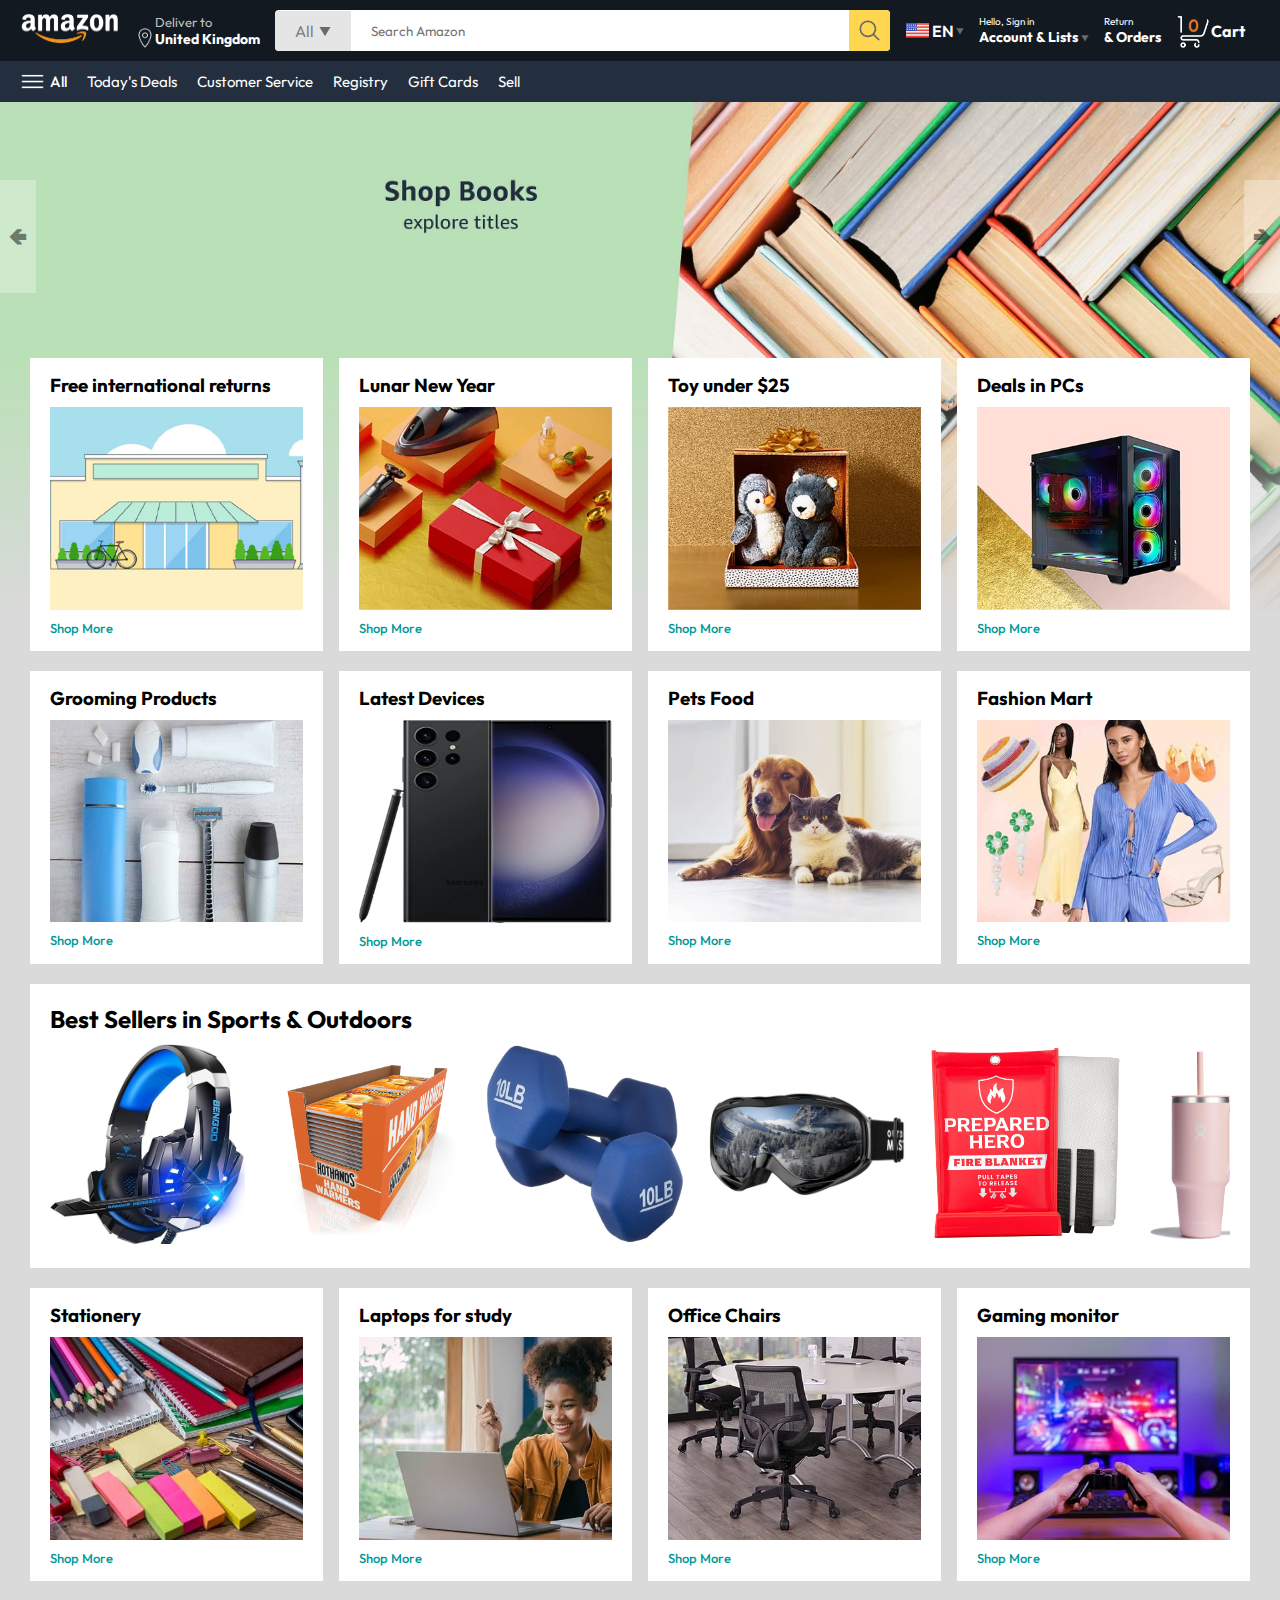
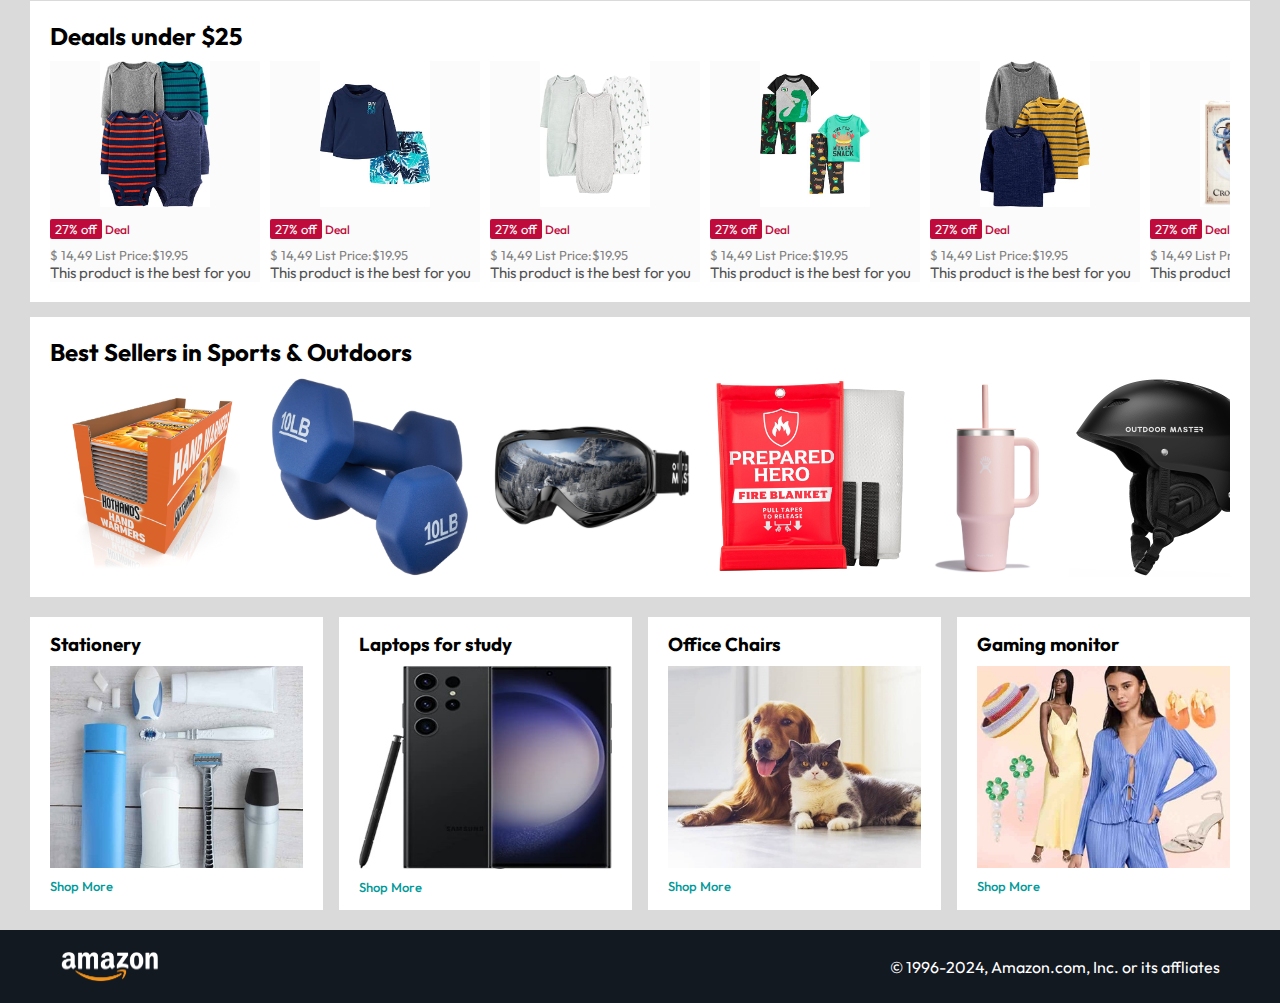
<file: index.html>
<!DOCTYPE html>
<html lang="en">
<head>
    <meta charset="UTF-8">
    <meta name="viewport" content="width=device-width, initial-scale=1.0">
    <title>Amazon Clone by GreatStack</title>
    <link rel="stylesheet" href="style.css">
</head>
<body>
   <nav>

    <a href="/"><img src="./assets/amazon_logo.png" width="100">
    </a>
    <div class="nav-country">
        <img src="./assets/location_icon.png" height="20" alt="">
        <div class="">
            <p>Deliver to</p>
            <h1>United Kingdom</h1>
        </div>
    </div>
    <div class="nav-search">
        <div class="nav-search-category">
            <p>All</p>
            <img src="./assets/dropdown_icon.png" height="12">
        </div>
        <input type="text" class="nav-search-input" placeholder="Search Amazon">
        <img src="./assets/search_icon.png" class="nav-search-icon" alt="">
    </div>
    <div class="nav-language">
        <img src="./assets/us_flag.png" alt="" width="25px">
        <p>EN</p>
        <img src="./assets/dropdown_icon.png" width="8px" alt="">
    </div>
    <div class="nav-text">
        <p><a href="signin.html">Hello, Sign in</a></p>
        <h1>Account & Lists <img src="./assets/dropdown_icon.png" width="8px" alt=""></h1>
    </div>
    <div class="nav-text">
        <p>Return</p>
        <h1>& Orders</h1>
    </div>
    <a href="/signin.html" class="mobile-user-icon" style="display: none">
        <img src="./assets/user.png" alt="">
    </a>
    <a href="/cart.html" class="nav-cart"><img src="./assets/cart_icon.png" width= "35px"alt="">
    <h4>Cart</h4></a>
   </nav>

   <div class="nav-bottom">
    <div class="">
        <img src="./assets/menu_icon.png" width="25px" alt="">
        <p>All</p>
    </div>
    <p>Today's Deals</p>
    <p>Customer Service</p>
    <p>Registry</p>
    <p>Gift Cards</p>
    <p>Sell</p>
   </div>


   <div class="header-slider">
    <a href="#" class="control-prev">&#129144</a>
    <a href="#" class="control-next">&#129146</a>
<ul>
    <img src="./assets/header1.jpg" class="header-img" alt="">
    <img src="./assets/header2.jpg" class="header-img" alt="">
    <img src="./assets/header3.jpg" class="header-img" alt="">
    <img src="./assets/header4.jpg" class="header-img" alt="">
    <img src="./assets/header5.jpg" class="header-img" alt="">
    <img src="./assets/header6.jpg" class="header-img" alt="">
</ul>
   </div>

   <div class="box-row header-box">
    <div class="box-col">
        <h3>Free international returns</h3>
        <img src="./assets/box1-1.jpg" alt="">
        <a href="/">Shop More</a>
    </div>

    <div class="box-col">
        <h3>Lunar New Year</h3>
        <img src="./assets/box1-2.jpg" alt="">
        <a href="/">Shop More</a>
    </div>

    <div class="box-col">
        <h3>Toy under $25</h3>
        <img src="./assets/box1-3.jpg" alt="">
        <a href="/">Shop More</a>
    </div>

    <div class="box-col">
        <h3>Deals in PCs</h3>
        <img src="./assets/box1-4.jpg" alt="">
        <a href="/">Shop More</a>
    </div>

   </div>

   <div class="box-row">
    <div class="box-col">
        <h3>Grooming Products</h3>
        <img src="./assets/box2-1.jpg" alt="">
        <a href="/">Shop More</a>
    </div>

    <div class="box-col">
        <h3>Latest Devices</h3>
        <img src="./assets/box2-2.jpg" alt="">
        <a href="/">Shop More</a>
    </div>

    <div class="box-col">
        <h3>Pets Food</h3>
        <img src="./assets/box2-3.jpg" alt="">
        <a href="/">Shop More</a>
    </div>

    <div class="box-col">
        <h3>Fashion Mart</h3>
        <img src="./assets/box2-4.jpg" alt="">
        <a href="/">Shop More</a>
    </div>

   </div>


   <div class="products-slider">
    <h2>Best Sellers in Sports & Outdoors</h2>
    <div class="products">
        <a href="/products.html">
        <img src="./assets/product_img.jpg" alt="">
     </a>
        <img src="./assets/product1-1.jpg" alt="">
        <img src="./assets/product1-2.jpg" alt="">
        <img src="./assets/product1-3.jpg" alt="">
        <img src="./assets/product1-4.jpg" alt="">
        <img src="./assets/product1-5.jpg" alt="">
        <img src="./assets/product1-6.jpg" alt="">
        <img src="./assets/product1-7.jpg" alt="">
        <img src="./assets/product1-8.jpg" alt="">
        <img src="./assets/product1-9.jpg" alt="">
        <img src="./assets/product1-10.jpg" alt="">
    </div>
   </div>


   <div class="box-row">
    <div class="box-col">
        <h3>Stationery</h3>
        <img src="./assets/box3-1.jpg" alt="">
        <a href="/">Shop More</a>
    </div>

    <div class="box-col">
        <h3>Laptops for study</h3>
        <img src="./assets/box3-2.jpg" alt="">
        <a href="/">Shop More</a>
    </div>

    <div class="box-col">
        <h3>Office Chairs</h3>
        <img src="./assets/box3-3.jpg" alt="">
        <a href="/">Shop More</a>
    </div>

    <div class="box-col">
        <h3>Gaming monitor</h3>
        <img src="./assets/box3-4.jpg" alt="">
        <a href="/">Shop More</a>
    </div>

   </div>


   <div class="product-slider-with-price">
    <h2>Deaals under $25</h2>
    <div class="products">
        <div class="products-card">
            <div class="product-img-container">
                <img src="./assets/product2-1.jpg" alt="">
            </div>
            <div class="product-offer">
                <p>27% off</p> <span>Deal</span>
            
            </div>
            <p class="product-price">$ <span>14,49</span> List Price:$19.95</p>
            <h4>This product is the best for you</h4>
        </div>

        <div class="products-card">
            <div class="product-img-container">
                <img src="./assets/product2-2.jpg" alt="">
            </div>
            <div class="product-offer">
                <p>27% off</p> <span>Deal</span>
            
            </div>
            <p class="product-price">$ <span>14,49</span> List Price:$19.95</p>
            <h4>This product is the best for you</h4>
        </div>

        <div class="products-card">
            <div class="product-img-container">
                <img src="./assets/product2-3.jpg" alt="">
            </div>
            <div class="product-offer">
                <p>27% off</p> <span>Deal</span>
            
            </div>
            <p class="product-price">$ <span>14,49</span> List Price:$19.95</p>
            <h4>This product is the best for you</h4>
        </div>


        <div class="products-card">
            <div class="product-img-container">
                <img src="./assets/product2-4.jpg" alt="">
            </div>
            <div class="product-offer">
                <p>27% off</p> <span>Deal</span>
            
            </div>
            <p class="product-price">$ <span>14,49</span> List Price:$19.95</p>
            <h4>This product is the best for you</h4>
        </div>


        <div class="products-card">
            <div class="product-img-container">
                <img src="./assets/product2-5.jpg" alt="">
            </div>
            <div class="product-offer">
                <p>27% off</p> <span>Deal</span>
            
            </div>
            <p class="product-price">$ <span>14,49</span> List Price:$19.95</p>
            <h4>This product is the best for you</h4>
        </div>


        <div class="products-card">
            <div class="product-img-container">
                <img src="./assets/product2-6.jpg" alt="">
            </div>
            <div class="product-offer">
                <p>27% off</p> <span>Deal</span>
            
            </div>
            <p class="product-price">$ <span>14,49</span> List Price:$19.95</p>
            <h4>This product is the best for you</h4>
        </div>

        <div class="products-card">
            <div class="product-img-container">
                <img src="./assets/product2-7.jpg" alt="">
            </div>
            <div class="product-offer">
                <p>27% off</p> <span>Deal</span>
            
            </div>
            <p class="product-price">$ <span>14,49</span> List Price:$19.95</p>
            <h4>This product is the best for you</h4>
        </div>


        <div class="products-card">
            <div class="product-img-container">
                <img src="./assets/product2-8.jpg" alt="">
            </div>
            <div class="product-offer">
                <p>27% off</p> <span>Deal</span>
            
            </div>
            <p class="product-price">$ <span>14,49</span> List Price:$19.95</p>
            <h4>This product is the best for you</h4>
        </div>

        <div class="products-card">
            <div class="product-img-container">
                <img src="./assets/product2-9.jpg" alt="">
            </div>
            <div class="product-offer">
                <p>27% off</p> <span>Deal</span>
            
            </div>
            <p class="product-price">$ <span>14,49</span> List Price:$19.95</p>
            <h4>This product is the best for you</h4>
        </div>


        <div class="products-card">
            <div class="product-img-container">
                <img src="./assets/product2-10.jpg" alt="">
            </div>
            <div class="product-offer">
                <p>27% off</p> <span>Deal</span>
            
            </div>
            <p class="product-price">$ <span>14,49</span> List Price:$19.95</p>
            <h4>This product is the best for you</h4>
        </div>


        <div class="products-card">
            <div class="product-img-container">
                <img src="./assets/product2-11.jpg" alt="">
            </div>
            <div class="product-offer">
                <p>27% off</p> <span>Deal</span>
            
            </div>
            <p class="product-price">$ <span>14,49</span> List Price:$19.95</p>
            <h4>This product is the best for you</h4>
        </div>

    </div>
   </div>

   <div class="products-slider">
    <h2>Best Sellers in Sports & Outdoors</h2>
    <div class="products">
        
        <img src="./assets/product1-1.jpg" alt="">
        <img src="./assets/product1-2.jpg" alt="">
        <img src="./assets/product1-3.jpg" alt="">
        <img src="./assets/product1-4.jpg" alt="">
        <img src="./assets/product1-5.jpg" alt="">
        <img src="./assets/product1-6.jpg" alt="">
        <img src="./assets/product1-7.jpg" alt="">
        <img src="./assets/product1-8.jpg" alt="">
        <img src="./assets/product1-9.jpg" alt="">
        <img src="./assets/product1-10.jpg" alt="">
    </div>
   </div>



   <div class="box-row">
    <div class="box-col">
        <h3>Stationery</h3>
        <img src="./assets/box2-1.jpg" alt="">
        <a href="/">Shop More</a>
    </div>

    <div class="box-col">
        <h3>Laptops for study</h3>
        <img src="./assets/box2-2.jpg" alt="">
        <a href="/">Shop More</a>
    </div>

    <div class="box-col">
        <h3>Office Chairs</h3>
        <img src="./assets/box2-3.jpg" alt="">
        <a href="/">Shop More</a>
    </div>

    <div class="box-col">
        <h3>Gaming monitor</h3>
        <img src="./assets/box2-4.jpg" alt="">
        <a href="/">Shop More</a>
    </div>

   </div>


   <footer>
    <img src="./assets/amazon_logo.png" width="100" alt="">
    <p>© 1996-2024, Amazon.com, Inc. or its affliates</p>
   </footer>


   <script src="script.js"></script>
</body>
</html>
</file>
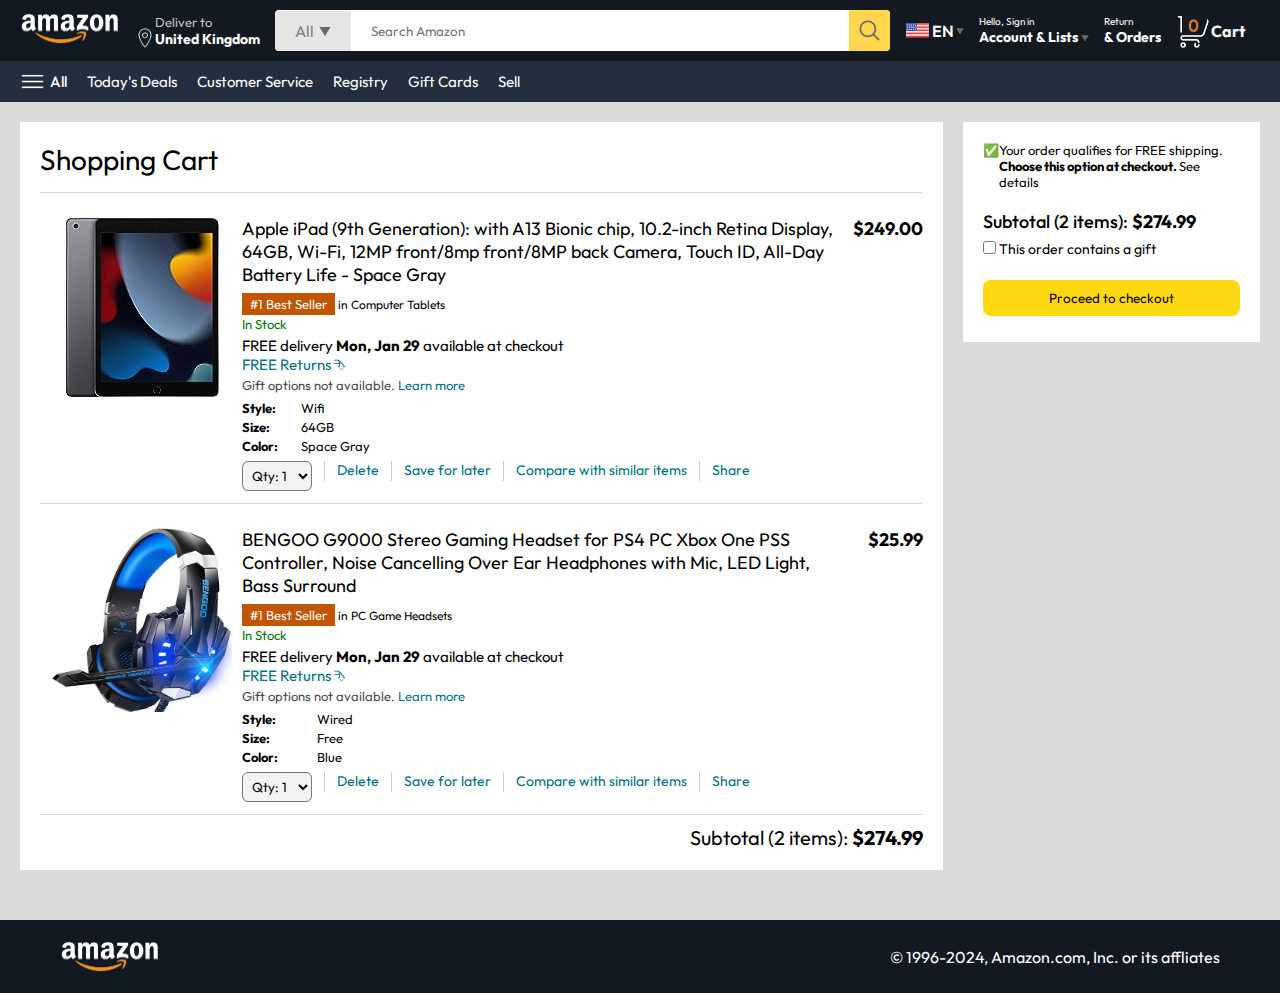
<file: cart.html>
<!DOCTYPE html>
<html lang="en">
<head>
    <meta charset="UTF-8">
    <meta name="viewport" content="width=device-width, initial-scale=1.0">
    <title>Cart</title>
    <link rel="stylesheet" href="./style.css">
    <link rel="stylesheet" href="./cart.css">
</head>
<body>
    
    <nav>

        <a href="/"><img src="./assets/amazon_logo.png" width="100">
        </a>
        <div class="nav-country">
            <img src="./assets/location_icon.png" height="20" alt="">
            <div class="">
                <p>Deliver to</p>
                <h1>United Kingdom</h1>
            </div>
        </div>
        <div class="nav-search">
            <div class="nav-search-category">
                <p>All</p>
                <img src="./assets/dropdown_icon.png" height="12">
            </div>
            <input type="text" class="nav-search-input" placeholder="Search Amazon">
            <img src="./assets/search_icon.png" class="nav-search-icon" alt="">
        </div>
        <div class="nav-language">
            <img src="./assets/us_flag.png" alt="" width="25px">
            <p>EN</p>
            <img src="./assets/dropdown_icon.png" width="8px" alt="">
        </div>
        <div class="nav-text">
            <p><a href="signin.html">Hello, Sign in</a></p>
            <h1>Account & Lists <img src="./assets/dropdown_icon.png" width="8px" alt=""></h1>
        </div>
        <div class="nav-text">
            <p>Return</p>
            <h1>& Orders</h1>
        </div>
        <a href="/signin.html" class="mobile-user-icon" style="display: none">
            <img src="./assets/user.png" alt="">
        </a>
        <a href=""class="nav-cart"><img src="./assets/cart_icon.png" width= "35px"alt="">
        <h4>Cart</h4></a>
       </nav>
    
       <div class="nav-bottom">
        <div class="">
            <img src="./assets/menu_icon.png" width="25px" alt="">
            <p>All</p>
        </div>
        <p>Today's Deals</p>
        <p>Customer Service</p>
        <p>Registry</p>
        <p>Gift Cards</p>
        <p>Sell</p>
       </div>
    
<div class="cart">
    <div class="cart-left">
        <h1>Shopping Cart</h1>
        <hr>
        <div class="product-cart-list">
            <img src="./assets/ipad_img.jpg" alt="" width="180px">
            <div>
                <div class="product-cart-titleprice">
                    <p>Apple iPad (9th Generation): with A13 Bionic chip, 10.2-inch Retina Display, 64GB, Wi-Fi, 12MP front/8mp front/8MP back Camera, Touch ID, All-Day Battery Life - Space Gray</p>
                    <p><b>$249.00</b></p>
                </div>
                <p class="product-cart-bestseller"><span>#1 Best Seller</span> in Computer Tablets</p>
                <p class="productt-cart-stock">In Stock</p>
                <p class="product-cart-delivery">FREE delivery <b>Mon, Jan 29</b> available at checkout</p>
                <p class="product-cart-returns">FREE Returns &#11191</p>
                <p class="product-cart-giftoption">Gift options not available. <span>Learn more</span></p>
                <div class="product-cart-specs">
                    <p><b>Style:</b></p> <p>Wifi</p>
                    <p><b>Size:</b></p> <p>64GB</p>
                    <p><b>Color:</b></p> <p>Space Gray</p>
                </div>


                <div class="cart-list-action">

                    <select>
                        <option value="1">Qty: 1</option>
                        <option value="2">Qty: 2</option>
                        <option value="3">Qty: 3</option>
                        <option value="4">Qty: 4</option>
                        <option value="5">Qty: 5</option>
                    </select>
                    <hr>
                    <p class="action-btn">Delete</p>
                    <hr>
                    <p class="action-btn">Save for later</p>
                    <hr>
                    <p class="action-btn">Compare with similar items</p>
                    <hr>
                    <p class="action-btn">Share</p>
                    
                </div>



            </div>
        </div>
        <hr>

        <div class="product-cart-list">
            <img src="./assets/product_img.jpg" alt="" width="180px">
            <div>
                <div class="product-cart-titleprice">
                    <p>BENGOO G9000 Stereo Gaming Headset for PS4 PC Xbox One PSS Controller, Noise Cancelling Over Ear Headphones with Mic, LED Light, Bass Surround</p>
                    <p><b>$25.99</b></p>
                </div>
                <p class="product-cart-bestseller"><span>#1 Best Seller</span> in PC Game Headsets</p>
                <p class="productt-cart-stock">In Stock</p>
                <p class="product-cart-delivery">FREE delivery <b>Mon, Jan 29</b> available at checkout</p>
                <p class="product-cart-returns">FREE Returns &#11191</p>
                <p class="product-cart-giftoption">Gift options not available. <span>Learn more</span></p>
                <div class="product-cart-specs">
                    <p><b>Style:</b></p> <p>Wired</p>
                    <p><b>Size:</b></p> <p>Free</p>
                    <p><b>Color:</b></p> <p>Blue</p>
                </div>


                <div class="cart-list-action">

                    <select>
                        <option value="1">Qty: 1</option>
                        <option value="2">Qty: 2</option>
                        <option value="3">Qty: 3</option>
                        <option value="4">Qty: 4</option>
                        <option value="5">Qty: 5</option>
                    </select>
                    <hr>
                    <p class="action-btn">Delete</p>
                    <hr>
                    <p class="action-btn">Save for later</p>
                    <hr>
                    <p class="action-btn">Compare with similar items</p>
                    <hr>
                    <p class="action-btn">Share</p>
                    
                </div>



            </div>
        </div>
        <hr>
        <div class="cart-list-subtotal">
            Subtotal (2 items): <b>$274.99</b>
        </div>

        

    </div>
    <div class="cart-right">
        <div class="cart-free-delivery">
            <p>&#x2705</p>
            <p>Your order qualifies for FREE shipping. <b>Choose this option at checkout. </b> See details</p>
        </div>
        <p class="cart-subtotal">Subtotal (2 items): <b>$274.99</b></p>
        <p class="cart-right-gift"> <input type="checkbox"> This order contains a gift</p>
        <button>Proceed to checkout</button>
    </div>
</div>

<footer class="footer-cart">
    <img src="./assets/amazon_logo.png" width="100" alt="">
    <p>© 1996-2024, Amazon.com, Inc. or its affliates</p>
   </footer>


</body>
</html>
</file>
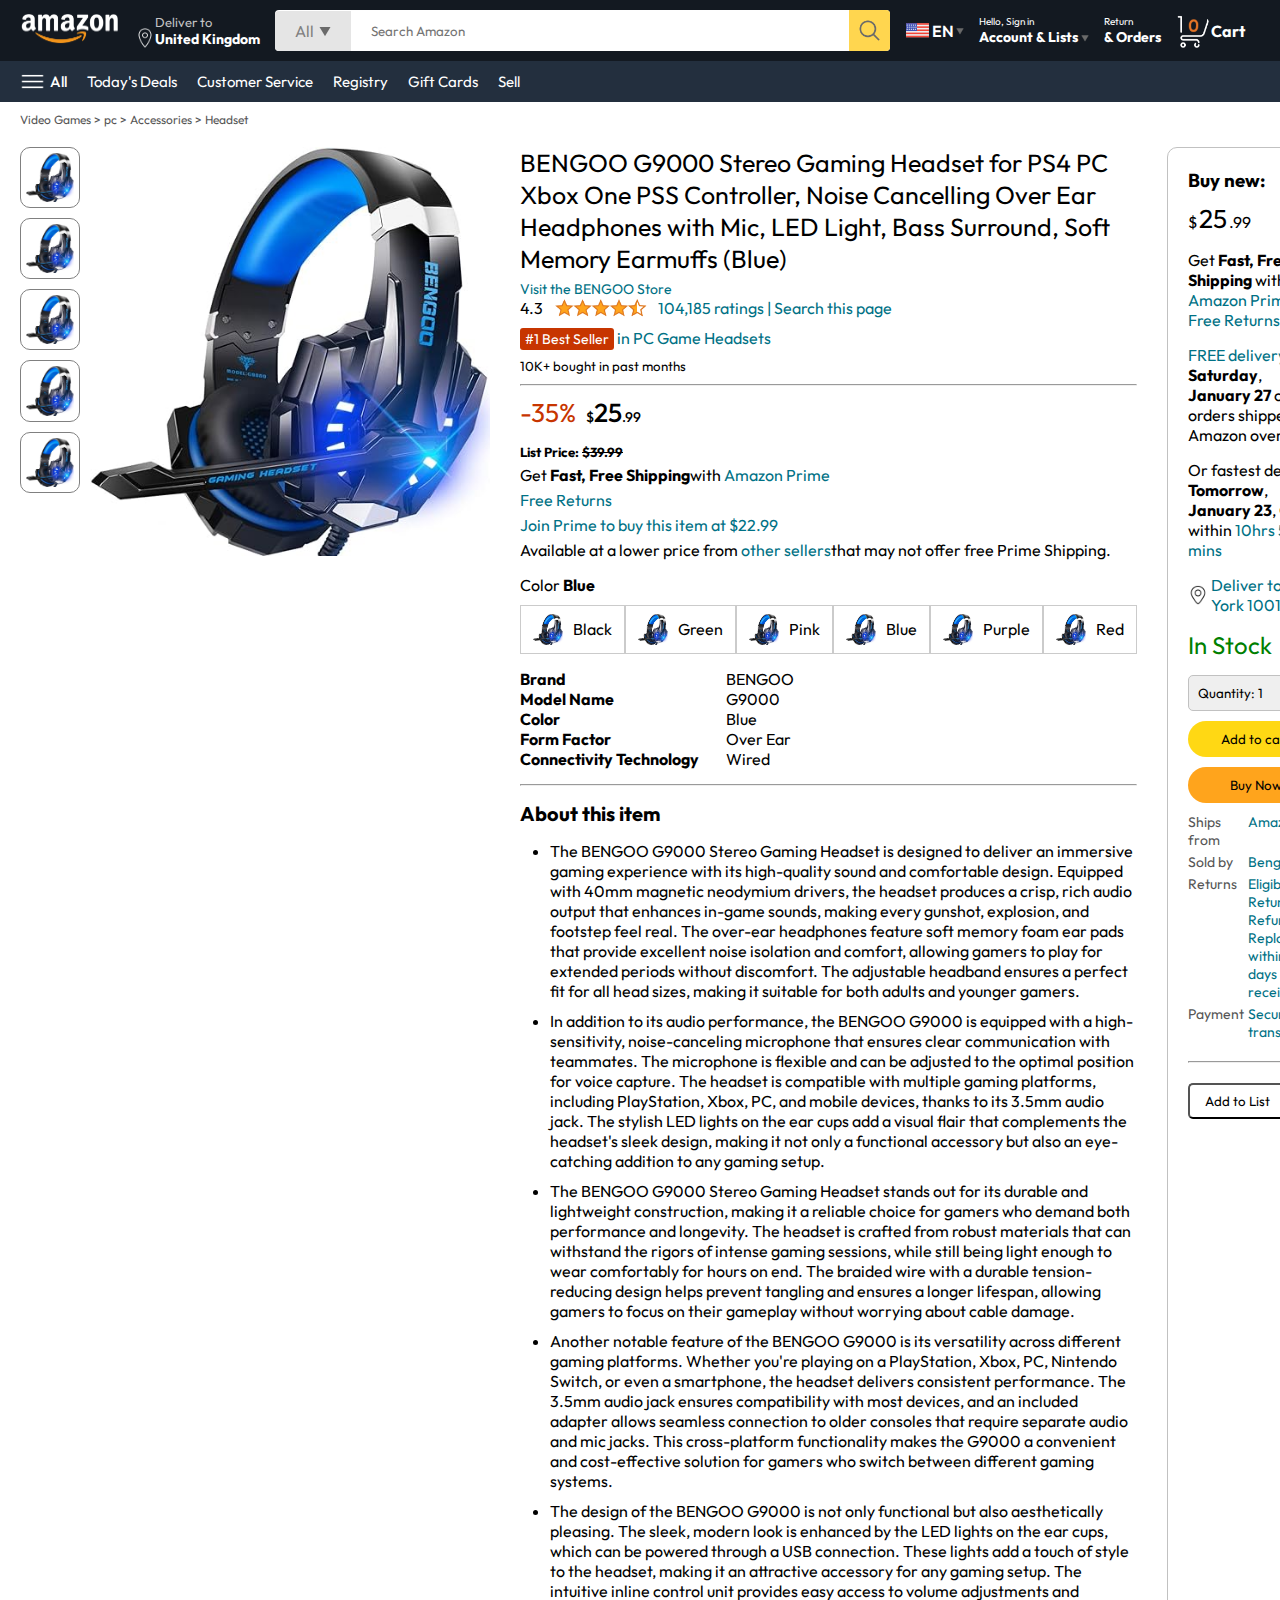
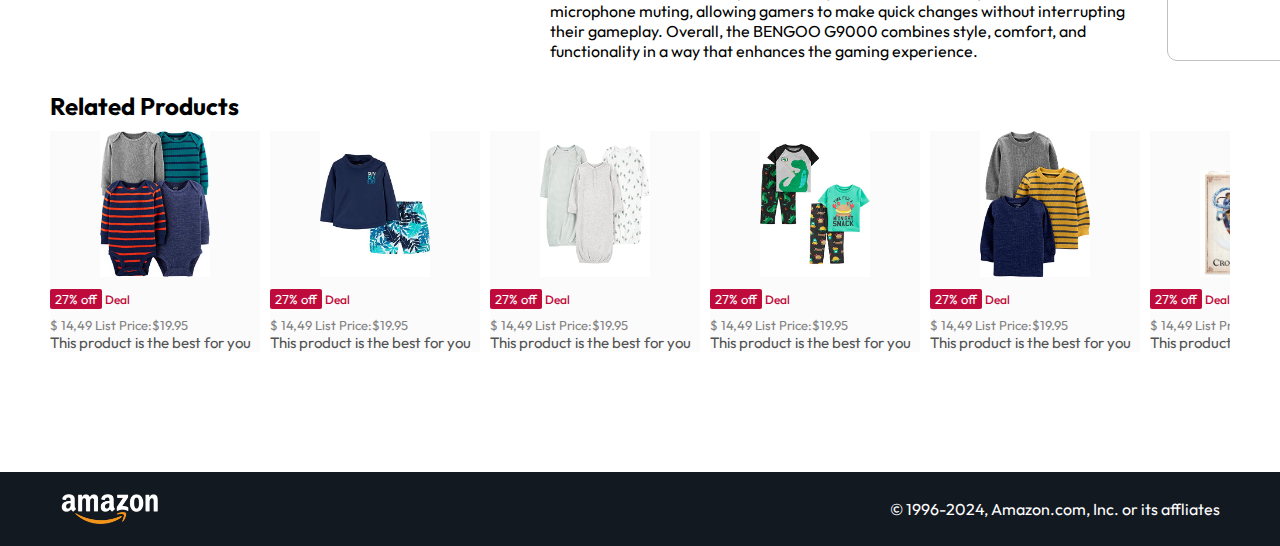
<file: products.html>
<!DOCTYPE html>
<html lang="en">
<head>
    <meta charset="UTF-8">
    <meta name="viewport" content="width=device-width, initial-scale=1.0">
    <title>Poduct Page</title>
    <link rel="stylesheet" href="style.css">
    <link rel="stylesheet" href="products.css">
</head>
<body>
    <nav>

        <a href="/"><img src="./assets/amazon_logo.png" width="100">
        </a>
        <div class="nav-country">
            <img src="./assets/location_icon.png" height="20" alt="">
            <div class="">
                <p>Deliver to</p>
                <h1>United Kingdom</h1>
            </div>
        </div>
        <div class="nav-search">
            <div class="nav-search-category">
                <p>All</p>
                <img src="./assets/dropdown_icon.png" height="12">
            </div>
            <input type="text" class="nav-search-input" placeholder="Search Amazon">
            <img src="./assets/search_icon.png" class="nav-search-icon" alt="">
        </div>
        <div class="nav-language">
            <img src="./assets/us_flag.png" alt="" width="25px">
            <p>EN</p>
            <img src="./assets/dropdown_icon.png" width="8px" alt="">
        </div>
        <div class="nav-text">
            <p><a href="signin.html">Hello, Sign in</a></p>
            <h1>Account & Lists <img src="./assets/dropdown_icon.png" width="8px" alt=""></h1>
        </div>
        <div class="nav-text">
            <p>Return</p>
            <h1>& Orders</h1>
        </div>
        <a href="/signin.html" class="mobile-user-icon" style="display: none">
            <img src="./assets/user.png" alt="">
        </a>
        <a href="/cart.html" class="nav-cart"><img src="./assets/cart_icon.png" width= "35px"alt="">
        <h4>Cart</h4></a>
       </nav>

       <div class="nav-bottom">
        <div class="">
            <img src="./assets/menu_icon.png" width="25px" alt="">
            <p>All</p>
        </div>
        <p>Today's Deals</p>
        <p>Customer Service</p>
        <p>Registry</p>
        <p>Gift Cards</p>
        <p>Sell</p>
       </div>

<p class="breadcrumb">
Video Games > pc > Accessories > Headset
</p>

<div class="product-display">
    <div class="product-d-image">
        <div class="product-icons">
            <img src="./assets/product_img.jpg" width="60" alt="">
            <img src="./assets/product_img.jpg" width="60" alt="">
            <img src="./assets/product_img.jpg" width="60" alt="">
            <img src="./assets/product_img.jpg" width="60" alt="">
            <img src="./assets/product_img.jpg" width="60" alt="">
        </div>
        <div class="product-main-image">
            <img src="./assets/product_img.jpg" width="400" alt="">
        </div>
    </div>
    <div class="product-d-details">
        <p class="product-title">
            BENGOO G9000 Stereo Gaming Headset for PS4 PC Xbox One PSS Controller, Noise Cancelling Over Ear Headphones with Mic, LED Light, Bass Surround, Soft Memory Earmuffs (Blue)
        </p>
        <p class="brand-store">
            Visit the BENGOO Store
        </p>
        <div class="product-rating">
            <div>
                <div>4.3 <img src="./assets/rating_img.png" height="20px"></div>
                <p>104,185 ratings | Search this page</p>
                </div>
                
            <p><span>#1 Best Seller</span> in PC Game Headsets</p>
            <h5>10K+ bought in past months</h5>
            <hr>
        </div>

        <div class="product-d-price">
            <div class="">
                <p>-35%</p>
                <h1>$<span>25</span>.99</h1>
            </div>
            <h5>List Price: <span>$39.99</span></h5>
            <p>Get <b>Fast, Free Shipping</b>with <span>Amazon Prime</span></p>
            <p><span>Free Returns</span></p>
            <p><span>Join Prime to buy this item at $22.99</span></p>
            <p>Available at a lower price from <span>other sellers</span>that may not offer free Prime Shipping.</p>
        </div>

<div class="product-color-selection">
    <p>Color <b>Blue</b></p>
    <div class="product-color-options">
        <div class="option">
            <img src="./assets/product_img.jpg" alt="" width="30px">
            <p>Black</p>
        </div>
        <div class="option">
            <img src="./assets/product_img.jpg" alt="" width="30px">
            <p>Green</p>
            
        </div>
        <div class="option">
            <img src="./assets/product_img.jpg" alt="" width="30px">
            <p>Pink</p>
            
        </div>
        <div class="option">
            <img src="./assets/product_img.jpg" alt="" width="30px">
            <p>Blue</p>
            
        </div>
        <div class="option">
            <img src="./assets/product_img.jpg" alt="" width="30px">
            <p>Purple</p>
            
        </div>
        <div class="option">
            <img src="./assets/product_img.jpg" alt="" width="30px">
            <p>Red</p>
            
        </div>
</div>

</div>

<div class="product-info">
    <p><b>Brand</b></p> <p>BENGOO</p>
    <p><b>Model Name</b></p> <p>G9000</p>
    <p><b>Color</b></p> <p>Blue</p>
    <p><b>Form Factor</b></p> <p>Over Ear</p>
    <p><b>Connectivity Technology</b></p> <p>Wired</p>  

</div>
<hr>

<div class="poduct-description">
    <h1>About this item</h1>
    <ul>
        <li>The BENGOO G9000 Stereo Gaming Headset is designed to deliver an immersive gaming experience with its high-quality sound and comfortable design. Equipped with 40mm magnetic neodymium drivers, the headset produces a crisp, rich audio output that enhances in-game sounds, making every gunshot, explosion, and footstep feel real. The over-ear headphones feature soft memory foam ear pads that provide excellent noise isolation and comfort, allowing gamers to play for extended periods without discomfort. The adjustable headband ensures a perfect fit for all head sizes, making it suitable for both adults and younger gamers.</li>
        <li>In addition to its audio performance, the BENGOO G9000 is equipped with a high-sensitivity, noise-canceling microphone that ensures clear communication with teammates. The microphone is flexible and can be adjusted to the optimal position for voice capture. The headset is compatible with multiple gaming platforms, including PlayStation, Xbox, PC, and mobile devices, thanks to its 3.5mm audio jack. The stylish LED lights on the ear cups add a visual flair that complements the headset's sleek design, making it not only a functional accessory but also an eye-catching addition to any gaming setup.</li>
        <li>The BENGOO G9000 Stereo Gaming Headset stands out for its durable and lightweight construction, making it a reliable choice for gamers who demand both performance and longevity. The headset is crafted from robust materials that can withstand the rigors of intense gaming sessions, while still being light enough to wear comfortably for hours on end. The braided wire with a durable tension-reducing design helps prevent tangling and ensures a longer lifespan, allowing gamers to focus on their gameplay without worrying about cable damage.</li>
        <li>Another notable feature of the BENGOO G9000 is its versatility across different gaming platforms. Whether you're playing on a PlayStation, Xbox, PC, Nintendo Switch, or even a smartphone, the headset delivers consistent performance. The 3.5mm audio jack ensures compatibility with most devices, and an included adapter allows seamless connection to older consoles that require separate audio and mic jacks. This cross-platform functionality makes the G9000 a convenient and cost-effective solution for gamers who switch between different gaming systems.</li>
        <li>The design of the BENGOO G9000 is not only functional but also aesthetically pleasing. The sleek, modern look is enhanced by the LED lights on the ear cups, which can be powered through a USB connection. These lights add a touch of style to the headset, making it an attractive accessory for any gaming setup. The intuitive inline control unit provides easy access to volume adjustments and microphone muting, allowing gamers to make quick changes without interrupting their gameplay. Overall, the BENGOO G9000 combines style, comfort, and functionality in a way that enhances the gaming experience.</li>
    </ul>
</div>
</div>


    <div class="product-d-purchase">
        <div class="title">
            <h3>Buy new:</h3> <img src="./assets/circle_icon.png" alt="" width="20px">
        </div>
        <h1 class="price">$<span>25</span>.99</h1>
        <div class="gap">
            <p>Get <b>Fast, Free Shipping</b> with <span>Amazon Prime</span></p>
            <p><span>Free Returns</span></p>
        </div>
        <div class="gap">
            <p><span>FREE delivery</span> <b>Saturday</b>,</p>
            <p><b>January 27</b> on orders shipped by Amazon over $35</p>
        </div>
        <div class="gap">
            <p>Or fastest delivery <b>Tomorrow</b>, <b>January 23</b>, Order within <span>10hrs 56 mins</span></p>
        </div>
        <div class="delivery-location">
            <img src="./assets/location_icon_dark.png" alt="" width="20px">
            <p><span>Deliver to New York 10014</span></p>
        </div>
        <h2 class="product-stock">In Stock</h2>
        <select class="product-quantity">
            <option value="1">Quantity: 1</option>
            <option value="2">Quantity: 2</option>
            <option value="3">Quantity: 3</option>
        </select>
        <button class="btn">Add to cart</button>
        <button class="btn product-buy">Buy Now</button>

        <div class="product-seller-info">
            <p>Ships from</p> <p><span>Amazon</span></p>
            <p>Sold by</p> <p><span>Bengoo Inc.</span></p>
            <p>Returns</p> <p><span>Eligible for Return, Refund or Replcement within 30 days of receipt</span></p>
            <p>Payment</p> <p><span>Secure transaction</span></p>
        </div>
        <hr>
        <button class="product-add-list">Add to List</button>
    </div>

    
</div>


<div class="product-slider-with-price">
    <h2>Related Products</h2>
    <div class="products">
        <div class="products-card">
            <div class="product-img-container">
                <img src="./assets/product2-1.jpg" alt="">
            </div>
            <div class="product-offer">
                <p>27% off</p> <span>Deal</span>
            
            </div>
            <p class="product-price">$ <span>14,49</span> List Price:$19.95</p>
            <h4>This product is the best for you</h4>
        </div>

        <div class="products-card">
            <div class="product-img-container">
                <img src="./assets/product2-2.jpg" alt="">
            </div>
            <div class="product-offer">
                <p>27% off</p> <span>Deal</span>
            
            </div>
            <p class="product-price">$ <span>14,49</span> List Price:$19.95</p>
            <h4>This product is the best for you</h4>
        </div>

        <div class="products-card">
            <div class="product-img-container">
                <img src="./assets/product2-3.jpg" alt="">
            </div>
            <div class="product-offer">
                <p>27% off</p> <span>Deal</span>
            
            </div>
            <p class="product-price">$ <span>14,49</span> List Price:$19.95</p>
            <h4>This product is the best for you</h4>
        </div>


        <div class="products-card">
            <div class="product-img-container">
                <img src="./assets/product2-4.jpg" alt="">
            </div>
            <div class="product-offer">
                <p>27% off</p> <span>Deal</span>
            
            </div>
            <p class="product-price">$ <span>14,49</span> List Price:$19.95</p>
            <h4>This product is the best for you</h4>
        </div>


        <div class="products-card">
            <div class="product-img-container">
                <img src="./assets/product2-5.jpg" alt="">
            </div>
            <div class="product-offer">
                <p>27% off</p> <span>Deal</span>
            
            </div>
            <p class="product-price">$ <span>14,49</span> List Price:$19.95</p>
            <h4>This product is the best for you</h4>
        </div>


        <div class="products-card">
            <div class="product-img-container">
                <img src="./assets/product2-6.jpg" alt="">
            </div>
            <div class="product-offer">
                <p>27% off</p> <span>Deal</span>
            
            </div>
            <p class="product-price">$ <span>14,49</span> List Price:$19.95</p>
            <h4>This product is the best for you</h4>
        </div>

        <div class="products-card">
            <div class="product-img-container">
                <img src="./assets/product2-7.jpg" alt="">
            </div>
            <div class="product-offer">
                <p>27% off</p> <span>Deal</span>
            
            </div>
            <p class="product-price">$ <span>14,49</span> List Price:$19.95</p>
            <h4>This product is the best for you</h4>
        </div>


        <div class="products-card">
            <div class="product-img-container">
                <img src="./assets/product2-8.jpg" alt="">
            </div>
            <div class="product-offer">
                <p>27% off</p> <span>Deal</span>
            
            </div>
            <p class="product-price">$ <span>14,49</span> List Price:$19.95</p>
            <h4>This product is the best for you</h4>
        </div>

        <div class="products-card">
            <div class="product-img-container">
                <img src="./assets/product2-9.jpg" alt="">
            </div>
            <div class="product-offer">
                <p>27% off</p> <span>Deal</span>
            
            </div>
            <p class="product-price">$ <span>14,49</span> List Price:$19.95</p>
            <h4>This product is the best for you</h4>
        </div>


        <div class="products-card">
            <div class="product-img-container">
                <img src="./assets/product2-10.jpg" alt="">
            </div>
            <div class="product-offer">
                <p>27% off</p> <span>Deal</span>
            
            </div>
            <p class="product-price">$ <span>14,49</span> List Price:$19.95</p>
            <h4>This product is the best for you</h4>
        </div>


        <div class="products-card">
            <div class="product-img-container">
                <img src="./assets/product2-11.jpg" alt="">
            </div>
            <div class="product-offer">
                <p>27% off</p> <span>Deal</span>
            
            </div>
            <p class="product-price">$ <span>14,49</span> List Price:$19.95</p>
            <h4>This product is the best for you</h4>
        </div>

    </div>
   </div>

   <footer class="product-footer">
   <img src="./assets/amazon_logo.png" width="100" alt="">
    <p>© 1996-2024, Amazon.com, Inc. or its affliates</p>
   </footer>


<script>

    const scrollContainer = document.querySelectorAll('.products');
            for(const item of scrollContainer) {
                item.addEventListener('wheel', (e)=>{
                    e.preventDefault();
                    item.scrollLeft += e.deltaY;
                });
            }
</script>

</body>
</html>
</file>
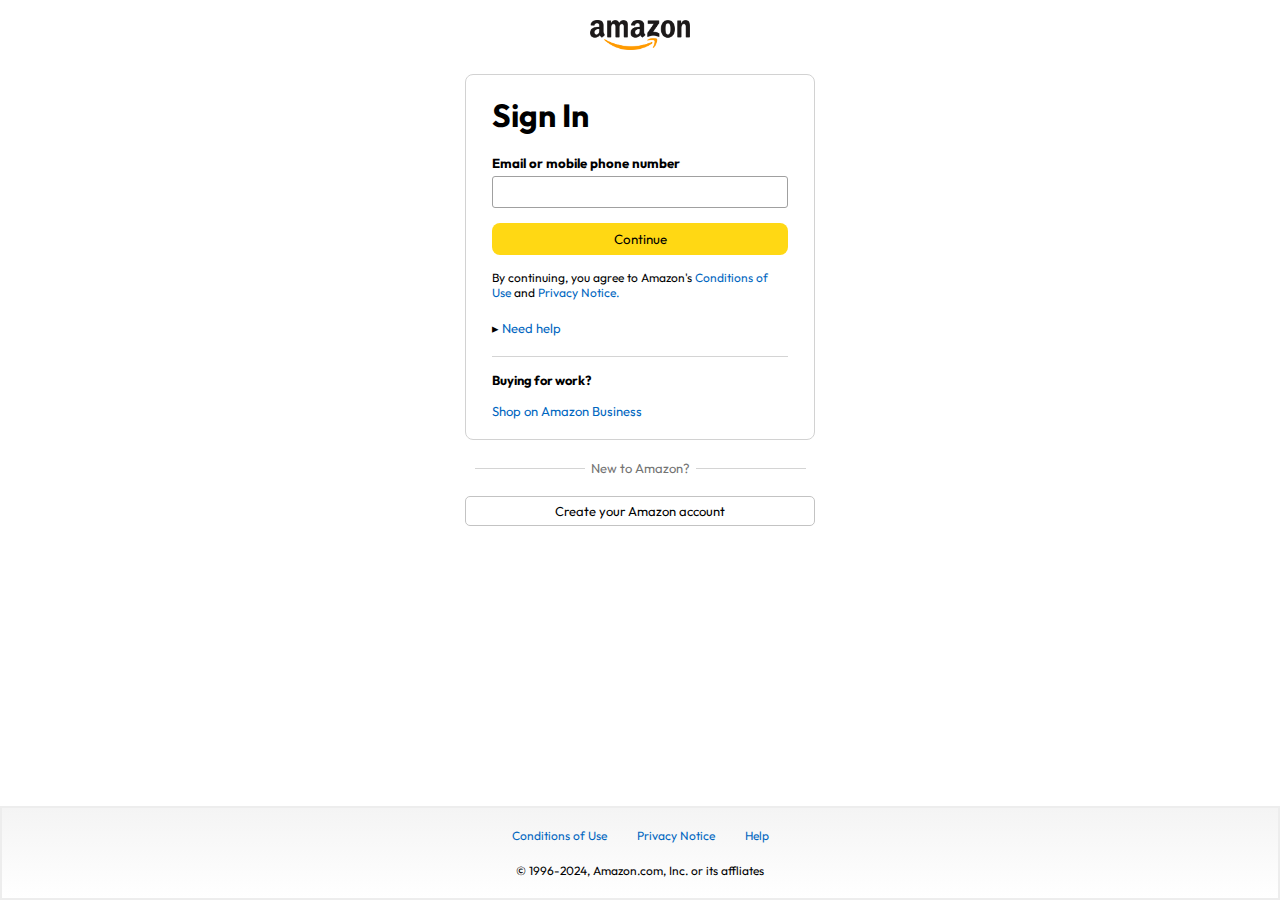
<file: signin.html>
<!DOCTYPE html>
<html lang="en">
<head>
    <meta charset="UTF-8">
    <meta name="viewport" content="width=device-width, initial-scale=1.0">
    <title>Sign In</title>
    <link rel="stylesheet" href="signin.css">
</head>
<body>
    

    <a href="/"><img class="logo" src="./assets/amazon_logo_dark.png" alt="" width="100px"></a>
    <div class="signin-container">
        <h1 class="sign-in title">Sign In</h1>
        <h5 class="input-label">Email or mobile phone number</h5>
        <input type="text">
        <button>Continue</button>
        <p class="signin-condition">By continuing, you agree to Amazon's <span>Conditions of Use</span> and <span>Privacy Notice.</span></p>
        <p class="signin-help">&#9656 <span>Need help</span></p>
        <hr>

        <h4>Buying for work?</h4>
        <p class="signin-business"><span>Shop on Amazon Business</span></p>
    </div>
    <div class="signin-bottom">
        <hr>
        <p>New to Amazon?</p>
        <hr>
    </div>
    <a href="/signup.html">
    <button class="signin-signup-btn">Create your Amazon account</button>
    </a>

    <footer>
        <div class="footer-links">
            <a href="#">Conditions of Use</a>
            <a href="#">Privacy Notice</a>
            <a href="#">Help</a>
        </div>
        <p class="footer-copyright">© 1996-2024, Amazon.com, Inc. or its affliates</p>
    </footer>
</body>
</html>
</file>
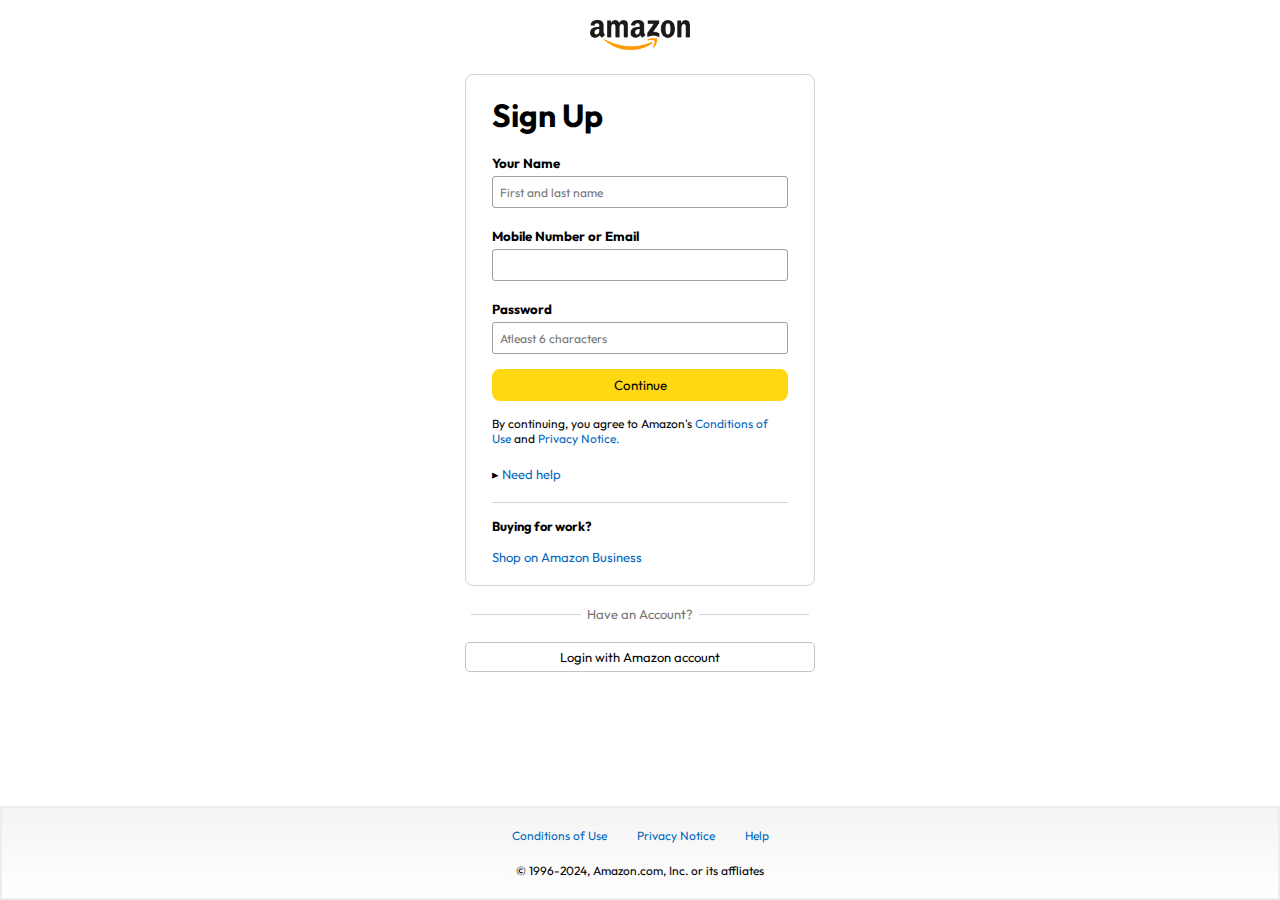
<file: signup.html>
<!DOCTYPE html>
<html lang="en">
<head>
    <meta charset="UTF-8">
    <meta name="viewport" content="width=device-width, initial-scale=1.0">
    <title>Sign Up</title>
    <link rel="stylesheet" href="signin.css">
</head>
<body>
    <a href="/"><img class="logo" src="./assets/amazon_logo_dark.png" alt="" width="100px"></a>
    <div class="signin-container">
        <h1 class="sign-in title">Sign Up</h1>
        <h5 class="input-label">Your Name</h5>
        <input type="text" placeholder="First and last name">
        <h5 class="input-label">Mobile Number or Email</h5>
        <input type="text">
        <h5 class="input-label">Password</h5>
        <input type="password" placeholder="Atleast 6 characters">
        <button>Continue</button>
        <p class="signin-condition">By continuing, you agree to Amazon's <span>Conditions of Use</span> and <span>Privacy Notice.</span></p>
        <p class="signin-help">&#9656 <span>Need help</span></p>
        <hr>

        <h4>Buying for work?</h4>
        <p class="signin-business"><span>Shop on Amazon Business</span></p>
    </div>
    <div class="signin-bottom">
        <hr>
        <p>Have an Account?</p>
        <hr>
    </div>
    <a href="/signin.html">
    <button class="signin-signup-btn">Login with Amazon account</button>
    </a>

    <footer>
        <div class="footer-links">
            <a href="#">Conditions of Use</a>
            <a href="#">Privacy Notice</a>
            <a href="#">Help</a>
        </div>
        <p class="footer-copyright">© 1996-2024, Amazon.com, Inc. or its affliates</p>
    </footer> 
</body>
</html>
</file>
<file: style.css>
@import url('https://fonts.googleapis.com/css2?family=Outfit:wght@100..900&display=swap');

* {
    padding: 0;
    margin: 0;
    box-sizing: border-box;
    font-family: Outfit;
}

body {
    background: #dadada;
}
a{
    text-decoration: none;
    color: inherit;
}

nav{
    display: flex;
    align-items: center;
    justify-content: space-between;
    background: #131921;
    padding: 10px 20px;
    color: #fff;
}

.nav-country{
display: flex;
align-items: end;
margin-left: 15px;
font-size: 13px;
color: #c4c4c4;
}

.nav-country h1{
color: #fff;
font-size: 14px;
}

.nav-search{
flex: 1;
display: flex;
align-items: center;
background: #fff;
color: gray;
max-width: 1000px;
border-radius: 4px;
margin-left: 15px;

}
.nav-search-category{
    display: flex;
    align-items: center;
    padding: 10px 20px;
    gap: 5px;
    background: #e5e5e5;
    border-radius: 4px 0 0 4px;
}

.nav-search-input{
    border: none;
    outline: none;
    padding-left: 20px;
    width: 100%;
}
.nav-search-icon{
    max-width: 41px;
    padding: 8px;
    background: #ffd64f;
    border-radius: 0 4px 4px 0;
}
.nav-language{
    display: flex;
    align-items: center;
    gap: 2px;
    font-weight: 600;
    margin-left: 15px;
}
.nav-text{
    margin-left: 15px;

}
.nav-text p{
    font-size: 10px;

}
.nav-text h1{
    font-size: 14px;
}
.nav-cart{
    display: flex;
    align-items: center;
    margin: 0px 15px;
}

.nav-bottom{
    display: flex;
    align-items: center;
    gap: 20px;
    padding: 8px 20px;
    background: #232f3e;
    color: #fff;
    font-size: 15px;
}
.nav-bottom div{
    display: flex;
    align-items: center;
    gap: 5px; 
    font-weight: 500;
}

.header-slider ul{
    display: flex;
    overflow-y: hidden;
}
.header-img{
    max-width: 100%;
    mask-image: linear-gradient(to bottom, #000000 50%, transparent 100%); 
    /*Putting it all together, this mask creates a gradient effect where the top half of the image is fully masked (invisible), and the visibility gradually increases until the bottom half of the image is fully visible.*/
}
.header-slider a{
position: absolute;
top: 20%;
z-index: 1;
padding: 5vh 1vh;
background: #ffffff4f;
color: #0000007b;
text-decoration: none;
font-weight: 600;
font-size: 18px;
cursor: pointer;
}
.control-next{
    right: 0;
}

.box-row {
    display: flex;
    flex-wrap: wrap;
    row-gap: 20px;
    justify-content: space-between;
    margin: 20px 30px;
}
.box-col {
    display: flex;
    flex-direction: column;
    gap: 10px;
    padding: 15px 20px;
    background: #fff;
    max-width: 24%;
    min-height: 200px;
    z-index: 1;
}

.box-col a{
    font-size: 13px;
    color: #009999;
    font-weight: 500;
}

.header-box{
    margin-top: -20vw;
}

.products-slider{
    background: #fff;
    margin: 0 30px;
    padding: 20px;
    margin-bottom: 15px;
}

.products-slider .products{
display: flex;
overflow-x: auto; /*auto: When overflow-x is set to auto, the browser will automatically add a horizontal scrollbar if the content inside the element overflows (i.e., is wider than the container). If the content fits within the element, no scrollbar will be shown.*/
gap: 20px;
margin-top: 10px;
}

.products-slider .products img{
    max-width: 200px;
    max-height: 200px;
}

.products-slider .products::-webkit-scrollbar{
    display: none;
/* ::-webkit-scrollbar allows you to style the scrollbar, such as changing its color, width, or in this case, hiding it entirely. */
}

.product-slider-with-price{
    background: #fff;
    margin: 0 30px;
    padding: 20px;
    margin-bottom: 15px;
}
.product-slider-with-price .products{
    display: flex;
    overflow-x: auto;
    gap: 10px;
    margin-top: 10px;
}

.product-slider-with-price .products::-webkit-scrollbar{
    display: none;
}
    
.products-card{
    display: flex;
    flex-direction: column;
    justify-content: end;
    min-width: 210px;
    background: #fbfbfb;
}

.products-card img{
width: 110px;
margin: 0 50px;
}

.product-offer p{
    background: #be0b3b;
    color: #fff;
    display: inline-block;
    padding: 2px 5px;
    border-radius: 2px;
    margin: 8px 0;
    font-size: 13px;
}
.product-offer span{
    color: #be0b3b;
    font-weight: 500;
    font-size: 12px;
}

.product-price{
    color: gray;
    font-size: 13px;
}
.products-card h4{
color: #525252;
font-size: 15px;
font-weight: 400;
}

footer{
    display: flex;
    justify-content: space-between;
    align-items: center;
    color: #fff;
    background: #131921;
    padding: 20px 60px;
}


/*---------------- media query --------------------*/
@media only screen and (max-width: 900px){
    nav{
        flex-wrap: wrap;
    }
    .nav-search{
        order: 7;
        margin: 15px 5px;
        min-width: 300px;
    }
    .box-col{
        max-width: 48%;
    }
}

@media only screen and (max-width: 600px) {
   .nav-country{
    display: none;
   } 
   .nav-language{
    display: none;
   }
   .nav-text{
    display: none;
   }
   .nav-bottom{
    font-size: 13px;
    gap: 10px;
    overflow-x: scroll;
   }
   .nav-bottom::-webkit-scrollbar{
    display: none;
   }
   .nav-bottom p{
    text-wrap: nowrap;
   }
   /*------------------- When using white-space: nowrap;, (which is the same as:  text-wrap: nowrap;), it prevents text from wrapping onto a new line, meaning the text will stay on a single line, even if it overflows the container. ----------------------*/

   .mobile-user-icon{
    display: flex !important;
    flex: 1;
    justify-content: flex-end;
   }
   .mobile-user-icon img{
    width: 25px;
   }
   .nav-cart h4{
    display: none;
   }
   .nav-cart img{
    width: 25px;
   }

   .header-slider a{
    top: 24%;
    padding: 2vh 1vw;
    font-size: 15px;
   }
   .box-col{
    max-width: 100%;
    width: 100%;
   }

   footer{
    justify-content: center;
    flex-direction: column;
    font-size: 14px;
   }
}
</file>
<file: cart.css>
.cart{
    display: flex;
    gap: 20px;
    margin: 20px;
}
.cart-left{
    background: white;
    padding: 20px;
}

.cart-left h1{
    font-size: 28px;
    font-weight: 400;
    margin-bottom: 15px;
}
.cart-left hr{
    border: none;
    height: 1px;
    background: #dadada;
}

.product-cart-list{
    display: flex;
    align-items: start;
    gap: 10px;
    padding: 24px 0 12px 12px;
}
.product-cart-titleprice{
display: flex;
gap: 20px;
font-size: 18px;
}
.product-cart-bestseller{
    font-size: 12px;
    margin-top: 10px;
}
.product-cart-bestseller span{
    font-size: 13px;
    background: #c45500;
    color: #fff;
    padding: 3px 8px;
}
.productt-cart-stock{
    font-size: 13px;
    color: #007600;
    margin: 4px 0;
}
.product-cart-delivery{
    font-size: 15px;
}
.product-cart-returns{
    font-size: 15px;
    color: #007185;
    font-weight: 400;
}
.product-cart-giftoption{
    color: #494949;
    font-size: 13px;
    margin: 3px 0;
}
.product-cart-giftoption span{
    color: #007185;
}
.product-cart-specs{
    max-width: 150px;
    display: grid;
    grid-template-columns: auto auto;
    row-gap: 3px;
    font-size: 13px;
    margin: 7px 0;
}
.cart-list-action{
    display: flex;
    gap: 12px;
    font-size: 14px;
    color: #007185;
}
.cart-list-action hr{
    height: 20px;
    width: 1px;
    background: #cfcfcf;
}
.cart-list-action select{
    padding: 5px;
    border-radius: 6px;
    background: #f3f3f3;

}
.cart-list-subtotal{
    text-align: right;
    font-size: 20px;
    margin-top: 10px;
}

.cart-right{
    background: white;
    padding: 20px;
    max-height: 220px;
    min-width: 280px;
}
.cart-free-delivery{
    display: flex;
    font-size: 13px;
}
.cart-subtotal{
    margin-top: 20px;
    font-size: 18px;
    font-weight: 500;
}
.cart-right-gift{
    margin: 7px 0;
    font-size: 14px;
}
.cart-right button{
    width: 100%;
    height: 36px;
    margin: 15px 0;
    background: #ffd814;
    border: none;
    border-radius: 8px;
    cursor: pointer;
}
.cart-right button:hover{
    background: #ebc712;
}
.footer-cart{
margin-top: 50px;
}

/*---------------media query----------------------*/
@media only screen and (max-width: 900px){
    .cart{
        flex-wrap: wrap;
    }
}
@media only screen and (max-width: 600px){
.product-cart-list{
    padding: 24px 0;
}
.product-cart-list img{
    width: 80px;
}
.product-cart-titleprice{
    flex-wrap: wrap;
    font-size: 14px;
}
.product-cart-delivery{
font-size: 13px;
}

.cart-list-action .action-btn:nth-last-child(1){
    display: none;
}
.cart-list-action hr:nth-last-child(2){
    display: none;
}
.cart-list-action .action-btn:nth-last-child(3){
    display: none;
}
.cart-list-action hr:nth-last-child(4){
    display: none;
}  /*----------------The CSS rules hide specific elements (.action-btn and <hr>) within the .cart-list-action container based on their position relative to the end of the container. This is often used when you need to target specific children in reverse order without adding additional classes or IDs.-----------------------*/

.cart-right{
    min-width: 100%;
}
}
</file>
<file: products.css>
body{
    background: #fff;
}


.breadcrumb{
    padding: 10px 20px;
    font-size: 12px;
    color: #565656;
}

.product-display{
    min-height: 100%;
    padding: 10px 20px;
    display: flex;
}

.product-d-image{
    display: flex;
    gap: 10px;
}

.product-icons{
    display: flex;
    flex-direction: column;
    /*When the flex-direction property is set to column in CSS, it changes the primary axis of the flex container from horizontal (the default) to vertical. This means that the flex items inside the container will be arranged in a column, one below the other.*/
    gap: 10px;
}

.product-icons img{
    border: 1px solid gray;
    border-radius: 10px;
    padding: 5px;
}

.product-d-details{
    margin: 0 30px;
}

.product-title{
    font-size: 25px;
}

.brand-store{
    margin-top: 5px;
    color: #007185;
    font-size: 14px;
}

.product-rating{
    display: flex;
    flex-direction: column;
    gap: 10px;
}

.product-rating div{
display: flex;
align-items: center;
gap: 10px;
}

.product-rating p{
    color: #007185;
}

.product-rating p span{
    color: #fff;
    background: #c73500;
    padding: 2px 5px;
    border-radius: 3px;
    font-size: 14px;
}


.product-rating h5{
    font-weight: 400;
}

.product-d-price{
    display: flex;
    flex-direction: column;
    gap: 5px;
}

.product-d-price div{
    display: flex;
    align-items: center;
    gap: 10px;
    margin: 10px 0;
}

.product-d-price div p{
    font-size: 26px;
    color: #c73500;
}

.product-d-price div h1 {
    font-size: 14px;
    font-weight: 500;
}

.product-d-price div h1 span {
    font-size: 26px;
    font-weight: 500;
}

.product-d-price div h5 {
    color: #565656;
    font-weight: 400;
}
.product-d-price h5 span{
    text-decoration: line-through;
}

.product-d-price p span{
    color: #007185;
}

.product-color-selection{
    margin: 15px 0;

}

.product-color-options{
    display: flex;
    justify-content: space-between;
    margin-top: 10px;
}
.option{
    display: flex;
    align-items: center;
    padding: 8px 12px;
    border: 1px solid #cbcbcb;
    gap: 10px;
}

.product-info{
    display: grid;
    grid-template-columns: auto auto;
    /*auto: The auto value means that the width of the column will be determined automatically based on the content inside the column. The column will only be as wide as necessary to fit the content.
    Two autos: Since there are two auto values, the grid will have two columns. Each column will adjust its width to fit its content.*/
    max-width: 300px;
    margin-bottom: 15px;

}

.poduct-description h1{
    font-size: 20px;
    margin: 15px 0;


}
.poduct-description ul{
    display: flex;
    flex-direction: column;
    gap: 10px;
    margin-left: 30px;
}

.product-d-purchase{
    width: 100%;
    max-width: 200px;
    border: 1px solid #c1c1c1;
    border-radius: 10px;
    padding: 20px;
}

.product-d-purchase .title{
    display: flex;
    justify-content: space-between;
    align-items: center;
}

.product-d-purchase .price{
    font-size: 16px;
    font-weight: 400;
    margin: 10px 0;
}

.product-d-purchase .price span{
    font-size: 26px;
    padding: 2px;
}

.product-d-purchase .gap{
margin: 15px 0;
}

.product-d-purchase p span{
    color: #007185;
}

.delivery-location {
    display: flex;
    align-items: center;
    gap: 3px;
}

.product-stock {
    margin: 15px 0;
    color: green;
    font-weight: 400;
}
.product-quantity{
    padding: 8px 5px;
    outline: none;
    width: 100%;
    border-radius: 5px;
    background: #efefef;
    border-color: #c1c1c1;
}
.product-d-purchase .btn{
    outline: none;
    border: none;
    background: #ffd814;
    width: 100%;
    padding: 10px 0;
    margin-top: 10px;
    border-radius: 50px;
    cursor: pointer;
}
.product-d-purchase .product-buy{
    background: #ffa41c;
}
.product-seller-info{
    margin-top: 10px;
    display: grid;
    grid-template-columns: auto auto;
    gap: 4px;
    font-size: 14px;
    color: #565656;
}
.product-seller-info span{
    color: #007185;
}

.product-d-purchase hr{
    margin: 20px 0;
}
.product-add-list{
    width: 100%;
    padding: 8px 15px;
    border-radius: 5px;
    border: 1px slid #000;
    text-align: start;
    background: white;
    cursor: pointer;
}

.product-footer{
    margin-top: 100px;
}
/*-----------------media query---------------------*/

@media only screen and (max-width: 900px){
.product-display{
    flex-wrap: wrap;
}
}
@media only screen and (max-width: 600px){
    .product-icons{
        display: none;

    }
    .product-main-image{
        width: 100%;
        padding: 20px;
    }
    .option{
        padding: 6px 8px;
    }
    .option p{
        display: none;
    }
    .product-d-purchase{
        max-width: 90%;
        margin: 20px auto 10px;
    }
}
</file>
<file: signin.css>
@import url('https://fonts.googleapis.com/css2?family=Outfit:wght@100..900&display=swap');

* {
    padding: 0;
    margin: 0;
    box-sizing: border-box;
    font-family: Outfit;
}

body{
    background: #fff;
    text-align: center;
    font-family: Outfit;
    min-height: 100vh;
}
.logo{
    margin-top: 20px;
}
.signin-container{
    max-width: 350px;
    border: 1px solid #d2d2d2;
    margin: auto;
    margin-top: 20px;
    padding: 20px 26px;
    border-radius: 8px;
    text-align: left;
}
.sign-in title{
    font-size: 28px;
    font-weight: 400;
}
.input-label{
    margin-top: 20px;
}
.signin-container input{
    width: 100%;
    height: 32px;
    margin-top: 5px;
    padding: 3px 7px;
    border-radius: 3px;
    border: 1px solid #a0a0a0;
    font-size: 12px;
}
.signin-container input:focus{
    outline: 3px solid #c2f2ff;
}
.signin-container button{
    width: 100%;
    height: 32px;
    margin: 15px 0;
    background: #ffd814;
    border: none;
    border-radius: 8px;
    cursor: pointer;
}
.signin-container button:hover{
    background: #ebc712;
}
.signin-condition{
    font-size: 12px;
}
.signin-container p span{
    color: #0066c0;
}
.signin-help{
    font-size: 13px;
    margin: 20px 0;
}
.signin-container hr{
    border: none;
    height: 1px;
    background: #d4d4d4;
}
.signin-container h4{
    margin: 15px 0;
    font-size: 13px;
}
.signin-business{
    font-size: 13px;
}
.signin-bottom{
    width: 350px;
    font-size: 13px;
    color: #737373;
    margin: 20px auto;
    display: flex;
    align-items: center;
    justify-content: center;
    gap: 6px;
}
.signin-bottom hr{
    border: none;
    height: 1px;
    background: #d4d4d4; 
    width: 110px;
}
.signin-signup-btn{
    width: 350px;
    height: 30px;
    font-size: 13px;
    background: #fff;
    border-radius: 5px;
    border: 1px solid #c3c3c3;
}
.signin-signup-btn:hover{
    background: #f1f1f1;
}
footer{
    width: 100%;
    height: auto;
    max-height: 200px;
    margin-top: 20px;
    padding: 20px 0;
    position: fixed;
    bottom: 0;
    background: linear-gradient(to bottom,#f4f4f4, #fff);
    border: 2px solid #ededed;
    font-size: 12px;
    
}
footer .footer-links{
    display: flex;
    justify-content: center;
    gap: 30px;
    margin-bottom: 20px;

}
footer .footer-links a{
    text-decoration: none;
    color: #0066c0;
}
</file>
